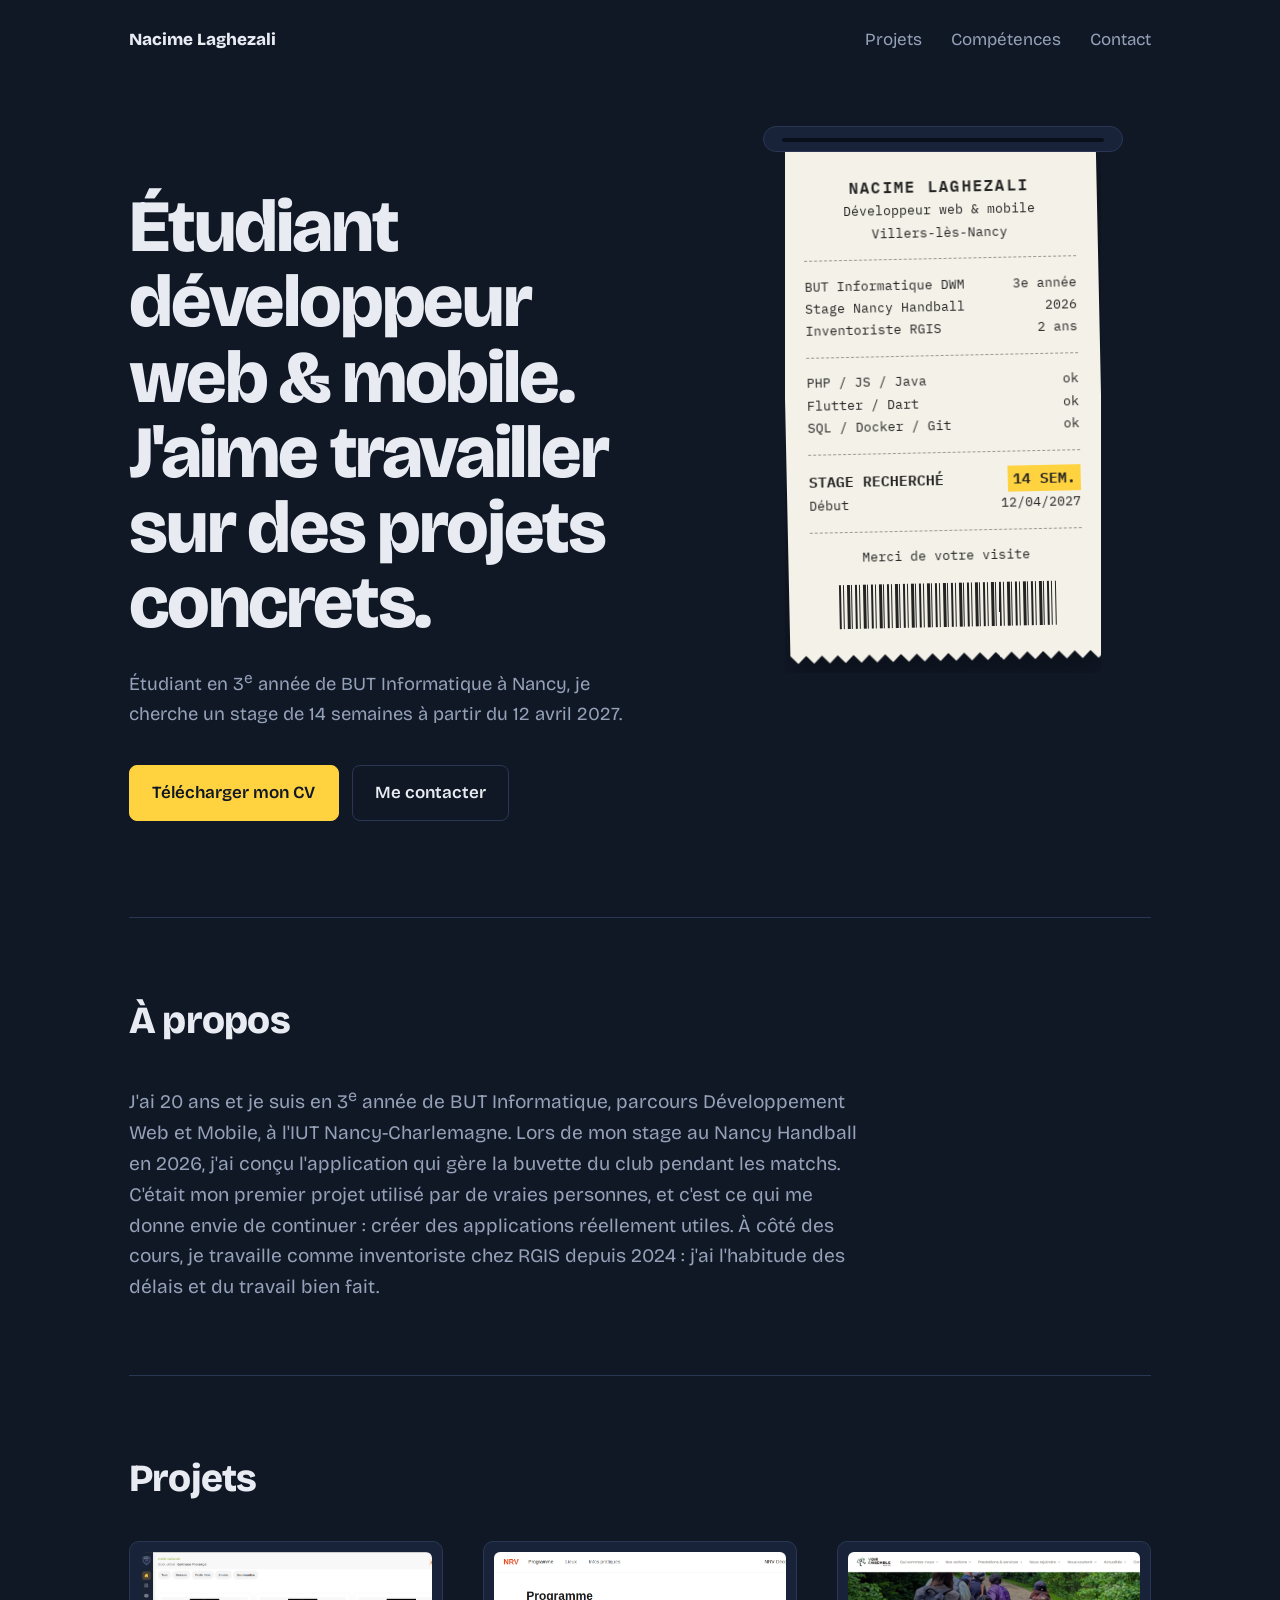
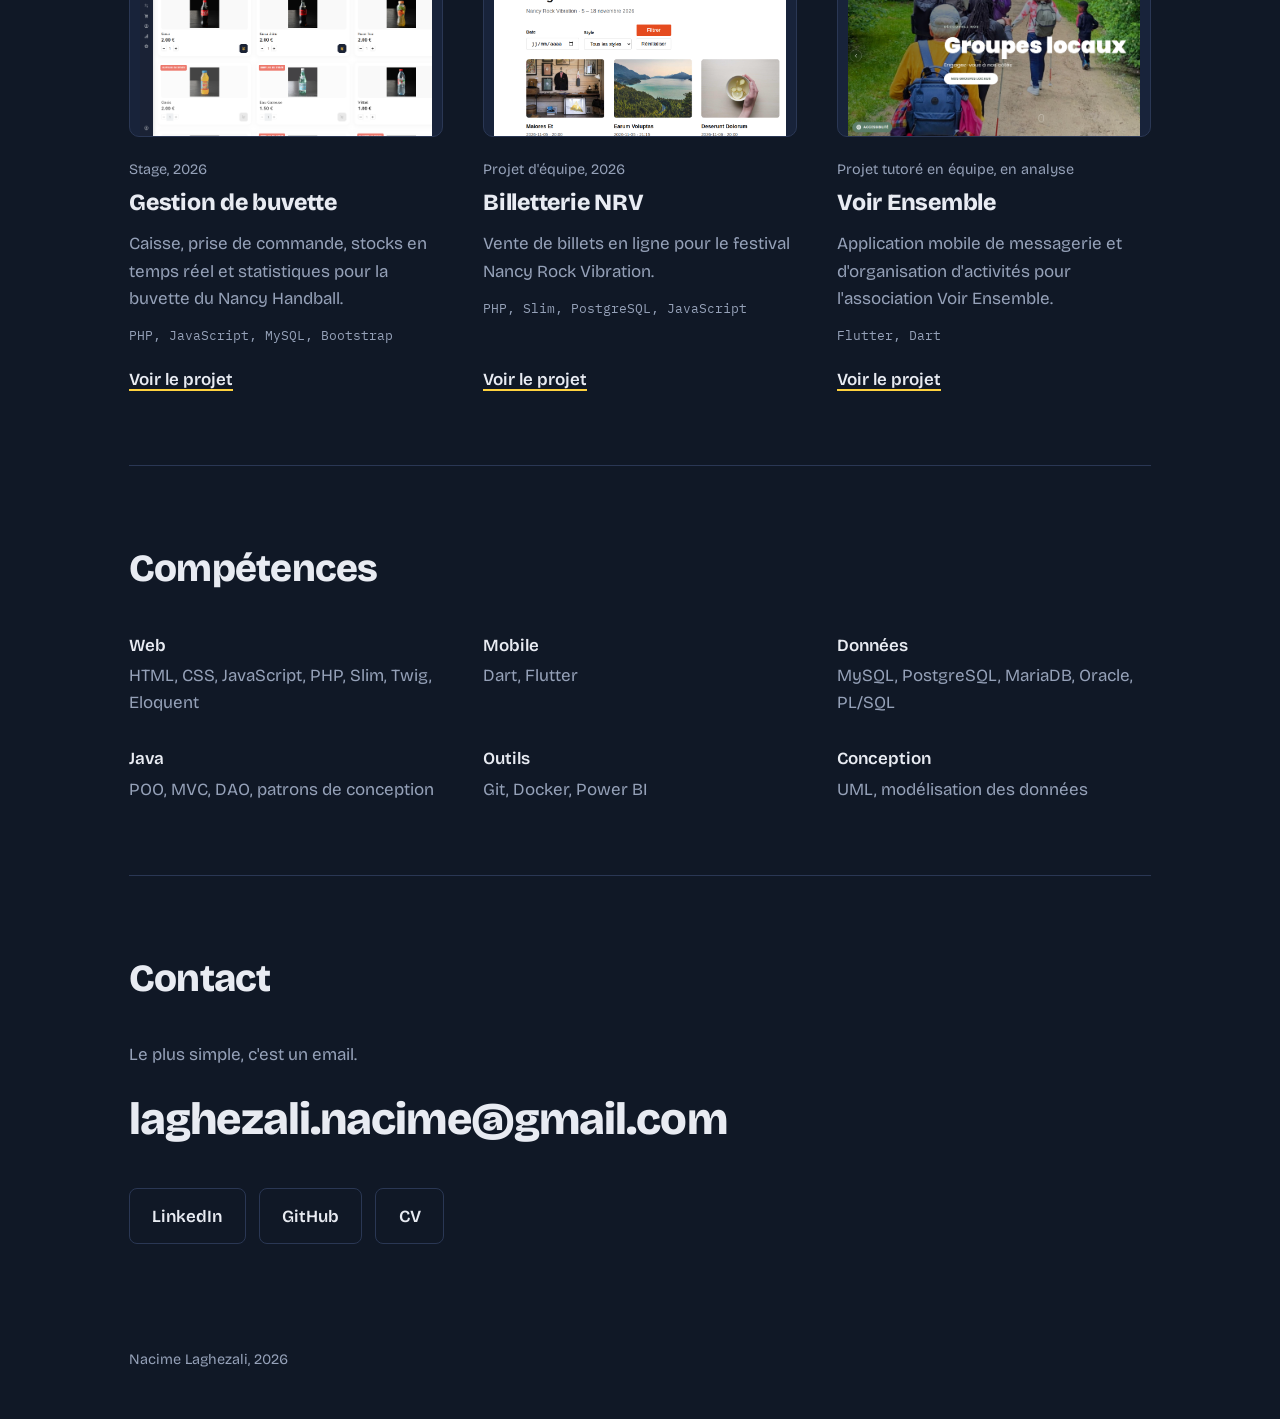
<file: index.html>
<!DOCTYPE html>
<html lang="fr">
<head>
  <meta charset="UTF-8">
  <meta name="viewport" content="width=device-width, initial-scale=1.0">
  <title>Nacime Laghezali — Développeur web et mobile</title>
  <meta name="description" content="Portfolio de Nacime Laghezali, étudiant en BUT Informatique (DWM), à la recherche d'un stage de 14 semaines à partir d'avril 2027.">
  <link rel="preconnect" href="https://fonts.googleapis.com">
  <link rel="preconnect" href="https://fonts.gstatic.com" crossorigin>
  <link href="https://fonts.googleapis.com/css2?family=Bricolage+Grotesque:opsz,wght@12..96,400;12..96,600;12..96,800&family=IBM+Plex+Mono:wght@400;600&display=swap" rel="stylesheet">
  <link rel="stylesheet" href="style.css">
</head>
<body>

  <header class="nav">
    <a href="#" class="logo">Nacime Laghezali</a>
    <nav>
      <a href="#projets">Projets</a>
      <a href="#competences">Compétences</a>
      <a href="#contact">Contact</a>
    </nav>
  </header>

  <section class="hero">
    <div class="hero-text">
      <h1>Étudiant développeur web & mobile. J'aime travailler sur des projets concrets.</h1>
      <p>
        Étudiant en 3<sup>e</sup> année de BUT Informatique à Nancy, je cherche un stage
        de 14 semaines à partir du 12 avril 2027.
      </p>
      <div class="buttons">
        <a href="CV_Nacime_Laghezali.pdf" class="btn btn-primary" download>Télécharger mon CV</a>
        <a href="#contact" class="btn">Me contacter</a>
      </div>
    </div>

    <div class="printer">
      <div class="slot"></div>
      <div class="paper-wrap">
        <div class="receipt" role="img" aria-label="Ticket récapitulatif : BUT Informatique 3e année, stage au Nancy Handball, job RGIS, stage recherché de 14 semaines dès le 12 avril 2027">
          <p class="r-title">NACIME LAGHEZALI</p>
          <p class="r-center">Développeur web &amp; mobile<br>Villers-lès-Nancy</p>
          <hr>
          <ul>
            <li><span>BUT Informatique DWM</span><span>3e année</span></li>
            <li><span>Stage Nancy Handball</span><span>2026</span></li>
            <li><span>Inventoriste RGIS</span><span>2 ans</span></li>
          </ul>
          <hr>
          <ul>
            <li><span>PHP / JS / Java</span><span>ok</span></li>
            <li><span>Flutter / Dart</span><span>ok</span></li>
            <li><span>SQL / Docker / Git</span><span>ok</span></li>
          </ul>
          <hr>
          <ul class="r-total">
            <li><span>STAGE RECHERCHÉ</span><span>14 SEM.</span></li>
            <li><span>Début</span><span>12/04/2027</span></li>
          </ul>
          <hr>
          <p class="r-center">Merci de votre visite</p>
          <div class="barcode"></div>
        </div>
      </div>
    </div>
  </section>

  <main>

    <section class="block" id="apropos">
      <h2>À propos</h2>
      <p class="about">
        J'ai 20 ans et je suis en 3<sup>e</sup> année de BUT Informatique, parcours Développement
        Web et Mobile, à l'IUT Nancy-Charlemagne. Lors de mon stage au Nancy Handball en 2026,
        j'ai conçu l'application qui gère la buvette du club pendant les matchs. C'était mon
        premier projet utilisé par de vraies personnes, et c'est ce qui me donne envie de
        continuer : créer des applications réellement utiles. À côté des cours, je travaille
        comme inventoriste chez RGIS depuis 2024 : j'ai l'habitude des délais et du travail bien fait.
      </p>
    </section>

    <section class="block" id="projets">
      <h2>Projets</h2>

      <div class="projects">

        <article class="project">
          <a href="projets/buvette.html" class="shot">
            <img src="img/projet1/screen2.png" alt="Application de gestion de buvette" onerror="this.parentElement.remove()">
          </a>
          <p class="meta">Stage, 2026</p>
          <h3><a href="projets/buvette.html">Gestion de buvette</a></h3>
          <p>Caisse, prise de commande, stocks en temps réel et statistiques pour la buvette du Nancy Handball.</p>
          <p class="techs">PHP, JavaScript, MySQL, Bootstrap</p>
          <a href="projets/buvette.html" class="link">Voir le projet</a>
        </article>

        <article class="project">
          <a href="projets/nrv.html" class="shot">
            <img src="img/projet2/screen1.png" alt="Billetterie du festival NRV" onerror="this.parentElement.remove()">
          </a>
          <p class="meta">Projet d'équipe, 2026</p>
          <h3><a href="projets/nrv.html">Billetterie NRV</a></h3>
          <p>Vente de billets en ligne pour le festival Nancy Rock Vibration.</p>
          <p class="techs">PHP, Slim, PostgreSQL, JavaScript</p>
          <a href="projets/nrv.html" class="link">Voir le projet</a>
        </article>

        <article class="project">
          <a href="projets/voir-ensemble.html" class="shot">
            <img src="img/projet3/screen1.png" alt="Application Voir Ensemble" onerror="this.parentElement.remove()">
          </a>
          <p class="meta">Projet tutoré en équipe, en analyse</p>
          <h3><a href="projets/voir-ensemble.html">Voir Ensemble</a></h3>
          <p>Application mobile de messagerie et d'organisation d'activités pour l'association Voir Ensemble.</p>
          <p class="techs">Flutter, Dart</p>
          <a href="projets/voir-ensemble.html" class="link">Voir le projet</a>
        </article>

      </div>
    </section>

    <section class="block" id="competences">
      <h2>Compétences</h2>
      <dl class="skills">
        <div><dt>Web</dt><dd>HTML, CSS, JavaScript, PHP, Slim, Twig, Eloquent</dd></div>
        <div><dt>Mobile</dt><dd>Dart, Flutter</dd></div>
        <div><dt>Données</dt><dd>MySQL, PostgreSQL, MariaDB, Oracle, PL/SQL</dd></div>
        <div><dt>Java</dt><dd>POO, MVC, DAO, patrons de conception</dd></div>
        <div><dt>Outils</dt><dd>Git, Docker, Power BI</dd></div>
        <div><dt>Conception</dt><dd>UML, modélisation des données</dd></div>
      </dl>
    </section>

    <section class="block contact" id="contact">
      <h2>Contact</h2>
      <p>Le plus simple, c'est un email.</p>
      <a href="mailto:laghezali.nacime@gmail.com" class="mail">laghezali.nacime@gmail.com</a>
      <div class="buttons">
        <a href="https://www.linkedin.com/in/nacime-laghezali-04b370360/" target="_blank" rel="noopener" class="btn">LinkedIn</a>
        <a href="https://github.com/nacimeoo" target="_blank" rel="noopener" class="btn">GitHub</a>
        <a href="CV_Nacime_Laghezali.pdf" class="btn" download>CV</a>
      </div>
    </section>

  </main>

  <footer>Nacime Laghezali, 2026</footer>

</body>
</html>
</file>
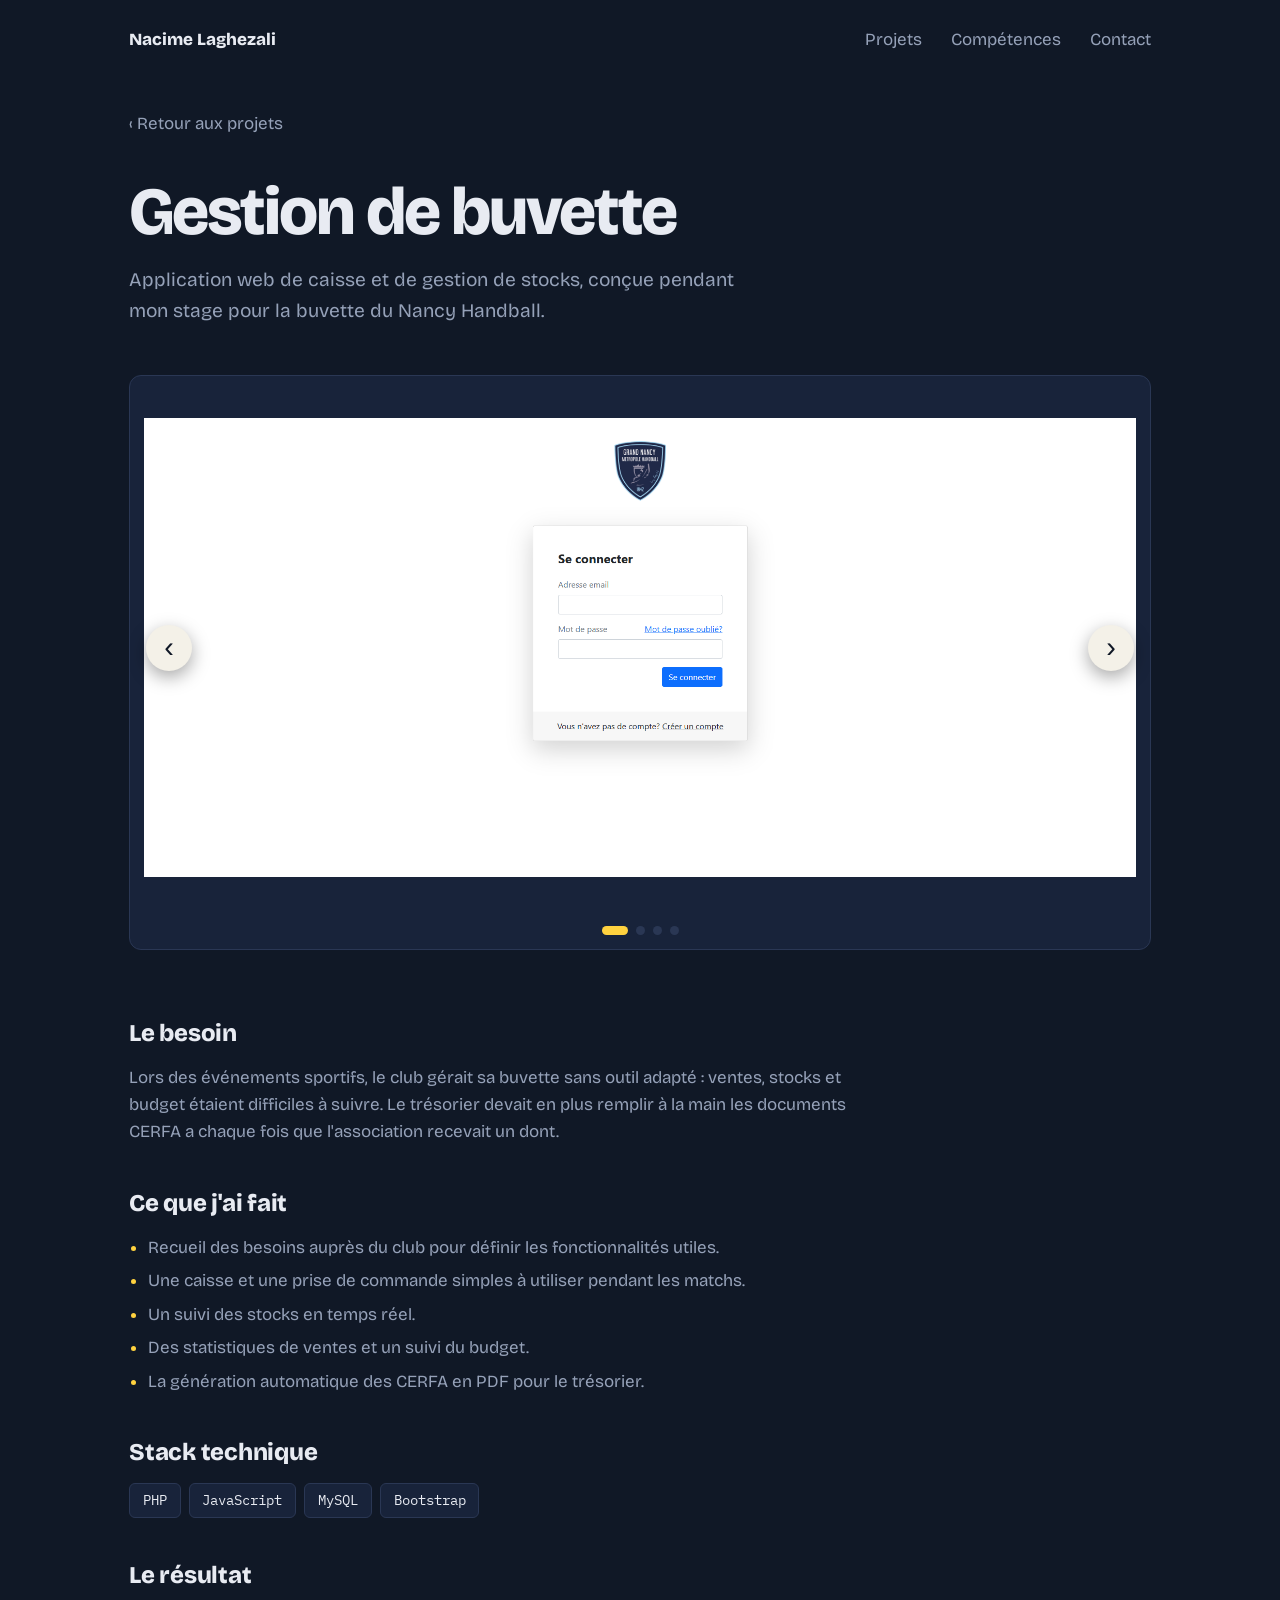
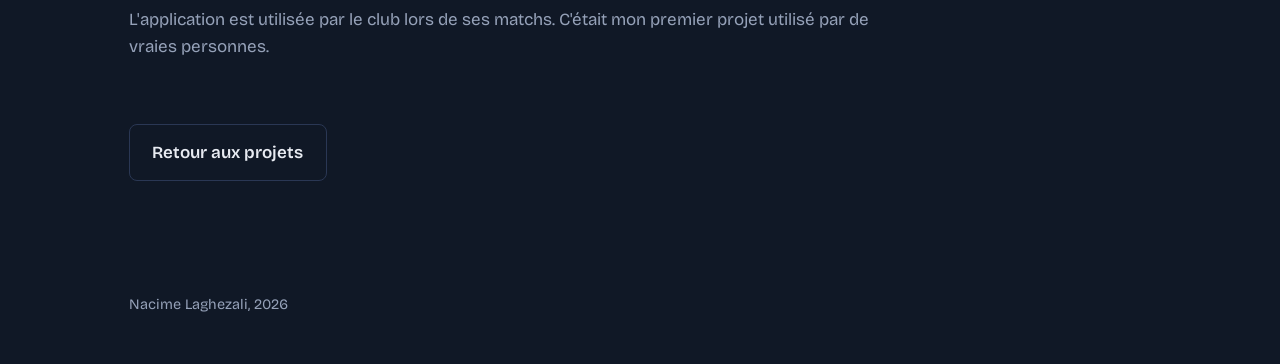
<file: projets/buvette.html>
<!DOCTYPE html>
<html lang="fr">
<head>
  <meta charset="UTF-8">
  <meta name="viewport" content="width=device-width, initial-scale=1.0">
  <title>Gestion de buvette — Nacime Laghezali</title>
  <meta name="description" content="Application web de gestion de buvette réalisée en stage pour le Nancy Handball.">
  <link rel="preconnect" href="https://fonts.googleapis.com">
  <link rel="preconnect" href="https://fonts.gstatic.com" crossorigin>
  <link href="https://fonts.googleapis.com/css2?family=Bricolage+Grotesque:opsz,wght@12..96,400;12..96,600;12..96,800&family=IBM+Plex+Mono:wght@400;600&display=swap" rel="stylesheet">
  <link rel="stylesheet" href="../style.css">
</head>
<body>

  <header class="nav">
    <a href="../index.html" class="logo">Nacime Laghezali</a>
    <nav>
      <a href="../index.html#projets">Projets</a>
      <a href="../index.html#competences">Compétences</a>
      <a href="../index.html#contact">Contact</a>
    </nav>
  </header>

  <main class="detail">

    <a href="../index.html#projets" class="back">Retour aux projets</a>

    <h1>Gestion de buvette</h1>
    <p class="lead">Application web de caisse et de gestion de stocks, conçue pendant mon stage pour la buvette du Nancy Handball.</p>

    <div class="carousel">
      <div class="carousel-track">
        <img src="../img/projet1/screen1.png" alt="Écran de caisse" onerror="this.remove()">
        <img src="../img/projet1/screen2.png" alt="Prise de commande" onerror="this.remove()">
        <img src="../img/projet1/screen3.png" alt="Statistiques" onerror="this.remove()">
        <img src="../img/projet1/screen4.png" alt="Gestion des stocks" onerror="this.remove()">

      </div>
      <button type="button" class="arrow prev" aria-label="Image précédente">‹</button>
      <button type="button" class="arrow next" aria-label="Image suivante">›</button>
      <div class="dots"></div>
    </div>

    <article class="detail-text">
        <h2>Le besoin</h2>
        <p>
          Lors des événements sportifs, le club gérait sa buvette sans outil adapté : ventes,
          stocks et budget étaient difficiles à suivre. Le trésorier devait en plus remplir
          à la main les documents CERFA a chaque fois que l'association recevait un dont.
        </p>

        <h2>Ce que j'ai fait</h2>
        <ul>
          <li>Recueil des besoins auprès du club pour définir les fonctionnalités utiles.</li>
          <li>Une caisse et une prise de commande simples à utiliser pendant les matchs.</li>
          <li>Un suivi des stocks en temps réel.</li>
          <li>Des statistiques de ventes et un suivi du budget.</li>
          <li>La génération automatique des CERFA en PDF pour le trésorier.</li>
        </ul>

        <h2>Stack technique</h2>
        <ul class="stack"><li>PHP</li><li>JavaScript</li><li>MySQL</li><li>Bootstrap</li></ul>

        <h2>Le résultat</h2>
        <p>
          L'application est utilisée par le club lors de ses matchs. C'était mon premier projet
          utilisé par de vraies personnes.
        </p>
      </article>

    <div class="detail-links">
      <a href="../index.html#projets" class="btn">Retour aux projets</a>
    </div>

  </main>

  <footer>Nacime Laghezali, 2026</footer>

  <script src="../carousel.js"></script>
</body>
</html>
</file>
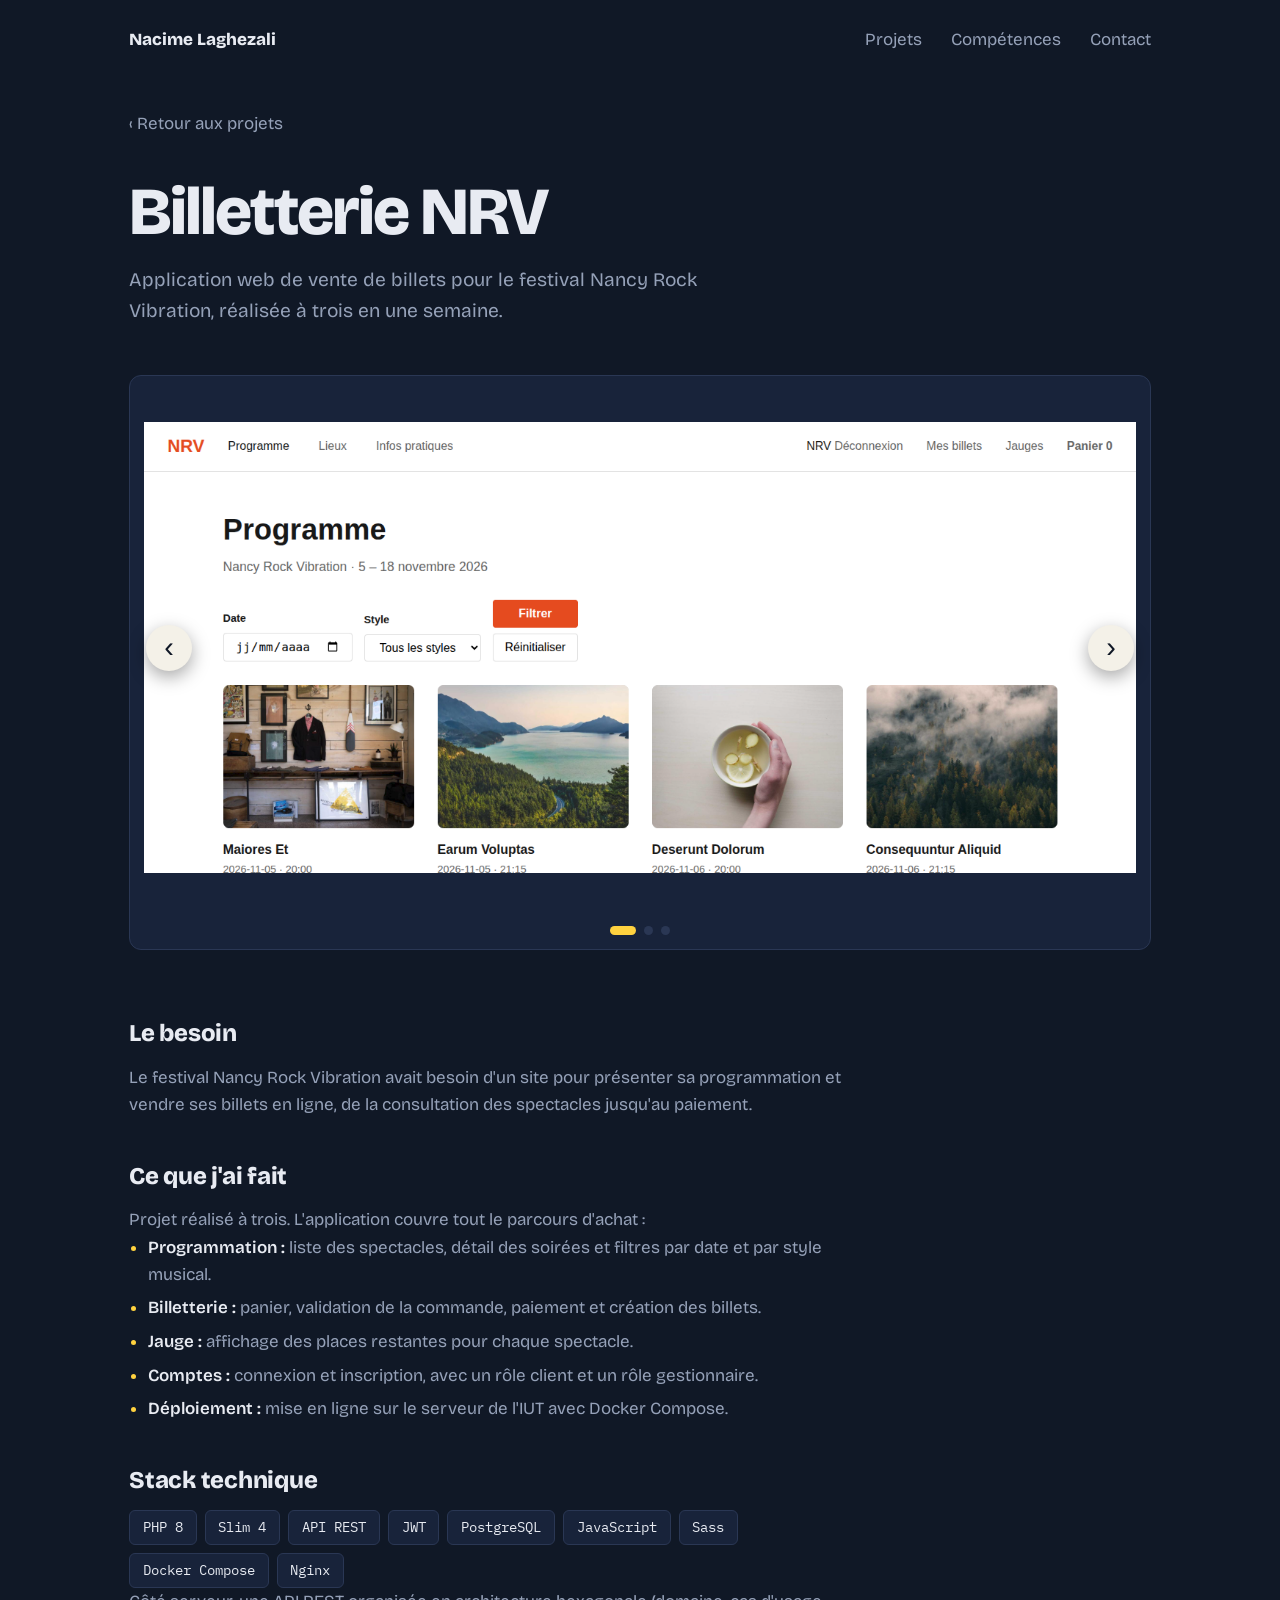
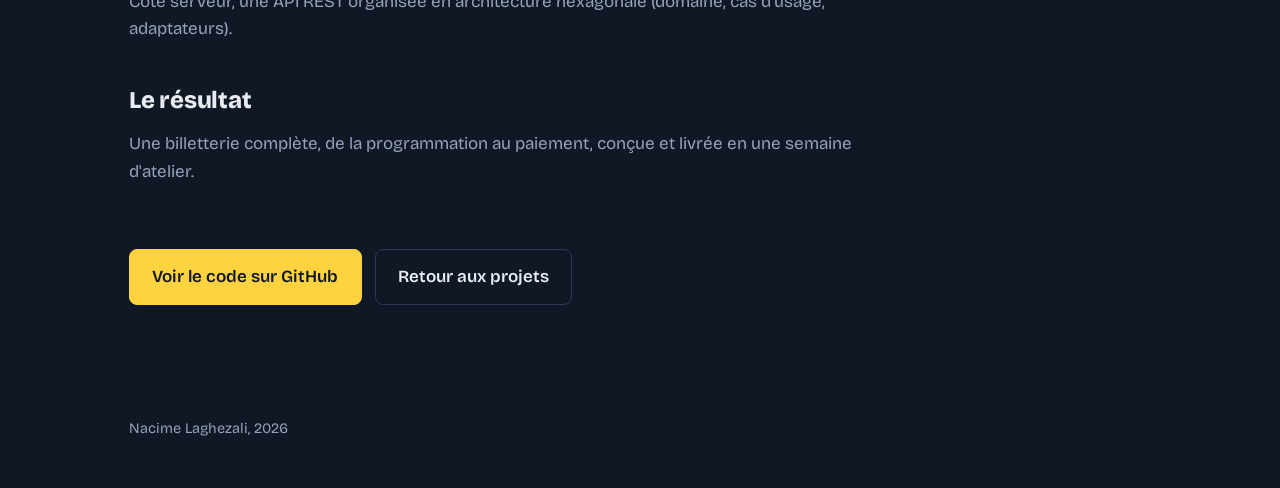
<file: projets/nrv.html>
<!DOCTYPE html>
<html lang="fr">
<head>
  <meta charset="UTF-8">
  <meta name="viewport" content="width=device-width, initial-scale=1.0">
  <title>Billetterie NRV — Nacime Laghezali</title>
  <meta name="description" content="Application web de billetterie pour le festival Nancy Rock Vibration, projet d'équipe.">
  <link rel="preconnect" href="https://fonts.googleapis.com">
  <link rel="preconnect" href="https://fonts.gstatic.com" crossorigin>
  <link href="https://fonts.googleapis.com/css2?family=Bricolage+Grotesque:opsz,wght@12..96,400;12..96,600;12..96,800&family=IBM+Plex+Mono:wght@400;600&display=swap" rel="stylesheet">
  <link rel="stylesheet" href="../style.css">
</head>
<body>

  <header class="nav">
    <a href="../index.html" class="logo">Nacime Laghezali</a>
    <nav>
      <a href="../index.html#projets">Projets</a>
      <a href="../index.html#competences">Compétences</a>
      <a href="../index.html#contact">Contact</a>
    </nav>
  </header>

  <main class="detail">

    <a href="../index.html#projets" class="back">Retour aux projets</a>

    <h1>Billetterie NRV</h1>
    <p class="lead">Application web de vente de billets pour le festival Nancy Rock Vibration, réalisée à trois en une semaine.</p>

    <div class="carousel">
      <div class="carousel-track">
        <img src="../img/projet2/screen1.png" alt="Programme du festival" onerror="this.remove()">
        <img src="../img/projet2/screen2.png" alt="Détail d'une soirée" onerror="this.remove()">
        <img src="../img/projet2/screen3.png" alt="Panier" onerror="this.remove()">
      </div>
      <button type="button" class="arrow prev" aria-label="Image précédente">‹</button>
      <button type="button" class="arrow next" aria-label="Image suivante">›</button>
      <div class="dots"></div>
    </div>

    <article class="detail-text">
      <h2>Le besoin</h2>
      <p>
        Le festival Nancy Rock Vibration avait besoin d'un site pour présenter sa programmation
        et vendre ses billets en ligne, de la consultation des spectacles jusqu'au paiement.
      </p>

      <h2>Ce que j'ai fait</h2>
      <p>Projet réalisé à trois. L'application couvre tout le parcours d'achat :</p>
      <ul>
        <li><strong>Programmation :</strong> liste des spectacles, détail des soirées et filtres par date et par style musical.</li>
        <li><strong>Billetterie :</strong> panier, validation de la commande, paiement et création des billets.</li>
        <li><strong>Jauge :</strong> affichage des places restantes pour chaque spectacle.</li>
        <li><strong>Comptes :</strong> connexion et inscription, avec un rôle client et un rôle gestionnaire.</li>
        <li><strong>Déploiement :</strong> mise en ligne sur le serveur de l'IUT avec Docker Compose.</li>
      </ul>

      <h2>Stack technique</h2>
      <ul class="stack"><li>PHP 8</li><li>Slim 4</li><li>API REST</li><li>JWT</li><li>PostgreSQL</li><li>JavaScript</li><li>Sass</li><li>Docker Compose</li><li>Nginx</li></ul>
      <p>Côté serveur, une API REST organisée en architecture hexagonale (domaine, cas d'usage, adaptateurs).</p>

      <h2>Le résultat</h2>
      <p>
        Une billetterie complète, de la programmation au paiement, conçue et livrée en une semaine d'atelier.
      </p>
    </article>

    <div class="detail-links">
      <a href="https://github.com/nacimeoo/SAE-Atelier-1" target="_blank" rel="noopener" class="btn btn-primary">Voir le code sur GitHub</a>
      <a href="../index.html#projets" class="btn">Retour aux projets</a>
    </div>

  </main>

  <footer>Nacime Laghezali, 2026</footer>

  <script src="../carousel.js"></script>
</body>
</html>
</file>
<file: style.css>
:root {
  --ink: #101826;      
  --panel: #18233a;    
  --line: #2a3754;    
  --text: #e8ebf2;
  --muted: #95a1b8;
  --paper: #f4f1e8;    
  --paper-ink: #232323;
  --marker: #ffd23f;  

  --sans: "Bricolage Grotesque", system-ui, sans-serif;
  --mono: "IBM Plex Mono", monospace;
}

* { margin: 0; padding: 0; box-sizing: border-box; }

html { scroll-behavior: smooth; }

body {
  font-family: var(--sans);
  background: var(--ink);
  color: var(--text);
  font-size: 1.0625rem;
  line-height: 1.6;
}

a { color: inherit; }

:focus-visible { outline: 2px solid var(--marker); outline-offset: 3px; }

.nav {
  display: flex;
  justify-content: space-between;
  align-items: center;
  max-width: 1150px;
  margin: 0 auto;
  padding: 1.6rem 5%;
}
.logo { font-weight: 800; text-decoration: none; }
.nav nav { display: flex; gap: 1.8rem; }
.nav nav a { color: var(--muted); text-decoration: none; }
.nav nav a:hover { color: var(--text); }

.hero {
  max-width: 1150px;
  margin: 0 auto;
  padding: 3rem 5% 6rem;
  display: grid;
  grid-template-columns: 1.3fr 1fr;
  gap: 4rem;
  align-items: start;
}

.hero-text { padding-top: 4rem; }

.hero h1 {
  font-size: clamp(2.6rem, 6vw, 4.6rem);
  font-weight: 800;
  line-height: 1.02;
  letter-spacing: -.03em;
  max-width: 13ch;
}

.hero-text > p {
  max-width: 44ch;
  color: var(--muted);
  font-size: 1.15rem;
  margin: 1.6rem 0 2.2rem;
}

.buttons { display: flex; flex-wrap: wrap; gap: .8rem; }

.btn {
  padding: .85rem 1.4rem;
  border: 1.5px solid var(--line);
  border-radius: 8px;
  font-weight: 600;
  text-decoration: none;
  transition: border-color .2s;
}
.btn:hover { border-color: var(--text); }
.btn-primary { background: var(--marker); border-color: var(--marker); color: var(--ink); }
.btn-primary:hover { border-color: var(--paper); background: var(--paper); }

.printer { position: relative; max-width: 360px; justify-self: center; width: 100%; }

.slot {
  position: relative;
  z-index: 2;
  height: 26px;
  background: var(--panel);
  border: 1px solid var(--line);
  border-radius: 13px;
}
.slot::after {
  content: "";
  position: absolute;
  left: 18px; right: 18px; top: 11px;
  height: 4px;
  border-radius: 2px;
  background: #0a101b;
}

.paper-wrap { overflow: hidden; margin: -12px 22px 0; padding-bottom: 20px; }

.receipt {
  position: relative;
  background: var(--paper);
  color: var(--paper-ink);
  font-family: var(--mono);
  font-size: .82rem;
  line-height: 1.7;
  padding: 2rem 1.4rem 1.6rem;
  box-shadow: 0 18px 30px rgba(0, 0, 0, .35);
  transform: rotate(-1.2deg);
  animation: print 2.4s cubic-bezier(.35, .1, .25, 1) .3s both;
}

.receipt::after {
  content: "";
  position: absolute;
  left: 0; right: 0; bottom: -8px;
  height: 8px;
  background: var(--paper);
  clip-path: polygon(0 0, 100% 0, 100% 0, 97.5% 100%, 95% 0, 92.5% 100%, 90% 0, 87.5% 100%, 85% 0, 82.5% 100%, 80% 0, 77.5% 100%, 75% 0, 72.5% 100%, 70% 0, 67.5% 100%, 65% 0, 62.5% 100%, 60% 0, 57.5% 100%, 55% 0, 52.5% 100%, 50% 0, 47.5% 100%, 45% 0, 42.5% 100%, 40% 0, 37.5% 100%, 35% 0, 32.5% 100%, 30% 0, 27.5% 100%, 25% 0, 22.5% 100%, 20% 0, 17.5% 100%, 15% 0, 12.5% 100%, 10% 0, 7.5% 100%, 5% 0, 2.5% 100%, 0 0);
}

.r-title { text-align: center; font-weight: 600; font-size: 1rem; letter-spacing: .08em; }
.r-center { text-align: center; }

.receipt hr { border: none; border-top: 1.5px dashed #9b978c; margin: .9rem 0; }

.receipt ul { list-style: none; }
.receipt li { display: flex; justify-content: space-between; gap: 1rem; }

.r-total li:first-child { font-weight: 600; font-size: .95rem; }
.r-total li:first-child span:last-child { background: var(--marker); padding: 0 .3rem; }

.barcode {
  height: 44px;
  margin: 1rem 10% 0;
  background: repeating-linear-gradient(90deg,
    var(--paper-ink) 0 2px, transparent 2px 4px,
    var(--paper-ink) 4px 5px, transparent 5px 8px,
    var(--paper-ink) 8px 11px, transparent 11px 12px,
    var(--paper-ink) 12px 13px, transparent 13px 16px);
}

main { max-width: 1150px; margin: 0 auto; padding: 0 5%; }

.block { padding: 4.5rem 0; border-top: 1px solid var(--line); }

.block h2 {
  font-size: clamp(1.8rem, 3.5vw, 2.4rem);
  font-weight: 800;
  letter-spacing: -.02em;
  margin-bottom: 2rem;
}

.about { max-width: 62ch; font-size: 1.2rem; color: var(--muted); }

.projects {
  display: grid;
  grid-template-columns: repeat(3, 1fr);
  gap: 2.5rem;
}

.project { display: flex; flex-direction: column; }

.shot {
  display: block;
  aspect-ratio: 16 / 10;
  padding: 10px 10px 0;
  background: var(--panel);
  border: 1px solid var(--line);
  border-radius: 10px;
  overflow: hidden;
  margin-bottom: 1.3rem;
  transition: border-color .2s;
}
.shot img {
  width: 100%;
  height: 100%;
  object-fit: cover;
  object-position: top left;
  border-radius: 6px 6px 0 0;
  display: block;
}
.project:hover .shot { border-color: var(--muted); }
.meta { color: var(--muted); font-size: .9rem; }
.project h3 { font-size: 1.45rem; font-weight: 800; letter-spacing: -.01em; margin: .15rem 0 .6rem; }
.project > p { color: var(--muted); }

.result {
  color: var(--text) !important;
  margin-top: .9rem;
  padding: .7rem .9rem;
  background: var(--panel);
  border-radius: 6px;
  font-size: .95rem;
}

.techs { margin: .9rem 0 1.2rem; font-family: var(--mono); font-size: .8rem; }

.link {
  margin-top: auto;
  align-self: flex-start;
  font-weight: 600;
  text-decoration-color: var(--marker);
  text-underline-offset: 4px;
  text-decoration-thickness: 2px;
}
.link:hover { color: var(--marker); }

.skills {
  display: grid;
  grid-template-columns: repeat(3, 1fr);
  gap: 1.8rem 2.5rem;
}
.skills dt { font-weight: 600; margin-bottom: .2rem; }
.skills dd { color: var(--muted); }

.contact p { color: var(--muted); }
.mail {
  display: inline-block;
  margin: 1rem 0 2rem;
  font-size: clamp(1.4rem, 4.5vw, 2.8rem);
  font-weight: 800;
  letter-spacing: -.02em;
  text-decoration: none;
  background: linear-gradient(var(--marker), var(--marker)) 0 88% / 0 30% no-repeat;
  transition: background-size .35s;
}
.mail:hover { background-size: 100% 30%; color: var(--text); }

footer {
  max-width: 1150px;
  margin: 0 auto;
  padding: 2rem 5% 3rem;
  color: var(--muted);
  font-size: .9rem;
}

@keyframes print {
  from { transform: translateY(-100%) rotate(0deg); }
  85%  { transform: translateY(0) rotate(0deg); }
  to   { transform: translateY(0) rotate(-1.2deg); }
}

@media (prefers-reduced-motion: reduce) {
  .receipt { animation: none; }
  .mail, .btn { transition: none; }
}

@media (max-width: 900px) {
  .hero { grid-template-columns: 1fr; gap: 3rem; }
  .hero-text { padding-top: 1rem; }
  .projects, .skills { grid-template-columns: repeat(2, 1fr); }
}

@media (max-width: 600px) {
  .nav nav { gap: 1rem; font-size: .9rem; }
  .logo { font-size: .95rem; }
  .projects, .skills { grid-template-columns: 1fr; }
}

.project h3 a { text-decoration: none; }
.project h3 a:hover { color: var(--marker); }

.detail { padding-top: 2rem; padding-bottom: 5rem; }

.back {
  display: inline-block;
  color: var(--muted);
  text-decoration: none;
  margin-bottom: 2.5rem;
}
.back::before { content: "‹ "; }
.back:hover { color: var(--text); }

.detail h1 {
  font-size: clamp(2.6rem, 6vw, 4.2rem);
  font-weight: 800;
  line-height: 1.02;
  letter-spacing: -.03em;
}
.lead { max-width: 52ch; color: var(--muted); font-size: 1.2rem; margin: 1.2rem 0 3rem; }

.carousel {
  position: relative;
  overflow: hidden;
  background: var(--panel);
  border: 1px solid var(--line);
  border-radius: 12px;
  margin-bottom: 4rem;
}
.carousel-track {
  display: flex;
  transition: transform .5s cubic-bezier(.4, 0, .2, 1);
}
.carousel-track img {
  flex: 0 0 100%;
  width: 100%;
  aspect-ratio: 16 / 9;
  object-fit: contain;
  padding: 14px 14px 44px;
  display: block;
}

.arrow {
  position: absolute;
  top: calc(50% - 15px);
  transform: translateY(-50%);
  width: 46px;
  height: 46px;
  border-radius: 50%;
  border: none;
  background: var(--paper);
  color: var(--ink);
  font-size: 1.8rem;
  line-height: 1;
  cursor: pointer;
  box-shadow: 0 6px 18px rgba(0, 0, 0, .35);
  transition: background .2s;
}
.arrow:hover { background: var(--marker); }
.prev { left: 1rem; }
.next { right: 1rem; }

.dots {
  position: absolute;
  bottom: 14px;
  left: 0; right: 0;
  display: flex;
  justify-content: center;
  gap: .5rem;
}
.dots button {
  width: 9px;
  height: 9px;
  padding: 0;
  border: none;
  border-radius: 5px;
  background: var(--line);
  cursor: pointer;
  transition: width .3s, background .3s;
}
.dots button.active { width: 26px; background: var(--marker); }

.carousel.single .arrow, .carousel.single .dots { display: none; }
.carousel.single .carousel-track img { padding-bottom: 14px; }

.detail-text { max-width: 68ch; }
.detail-text h2 { font-size: 1.5rem; font-weight: 800; letter-spacing: -.01em; margin: 2.4rem 0 .7rem; }
.detail-text h2:first-child { margin-top: 0; }
.detail-text p, .detail-text li { color: var(--muted); }
.detail-text ul { padding-left: 1.2rem; }
.detail-text li { margin-bottom: .4rem; }
.detail-text li::marker { color: var(--marker); }

.detail-text .stack { list-style: none; padding: 0; display: flex; flex-wrap: wrap; gap: .5rem; }
.detail-text .stack li {
  margin: 0;
  padding: .35rem .8rem;
  font-family: var(--mono);
  font-size: .85rem;
  color: var(--text);
  background: var(--panel);
  border: 1px solid var(--line);
  border-radius: 6px;
}

.detail-links { display: flex; flex-wrap: wrap; gap: .8rem; margin-top: 4rem; }

@media (max-width: 600px) {
  .arrow { width: 38px; height: 38px; font-size: 1.5rem; }
  .prev { left: .5rem; }
  .next { right: .5rem; }
}
.detail-text strong { color: var(--text); font-weight: 600; }
</file>
